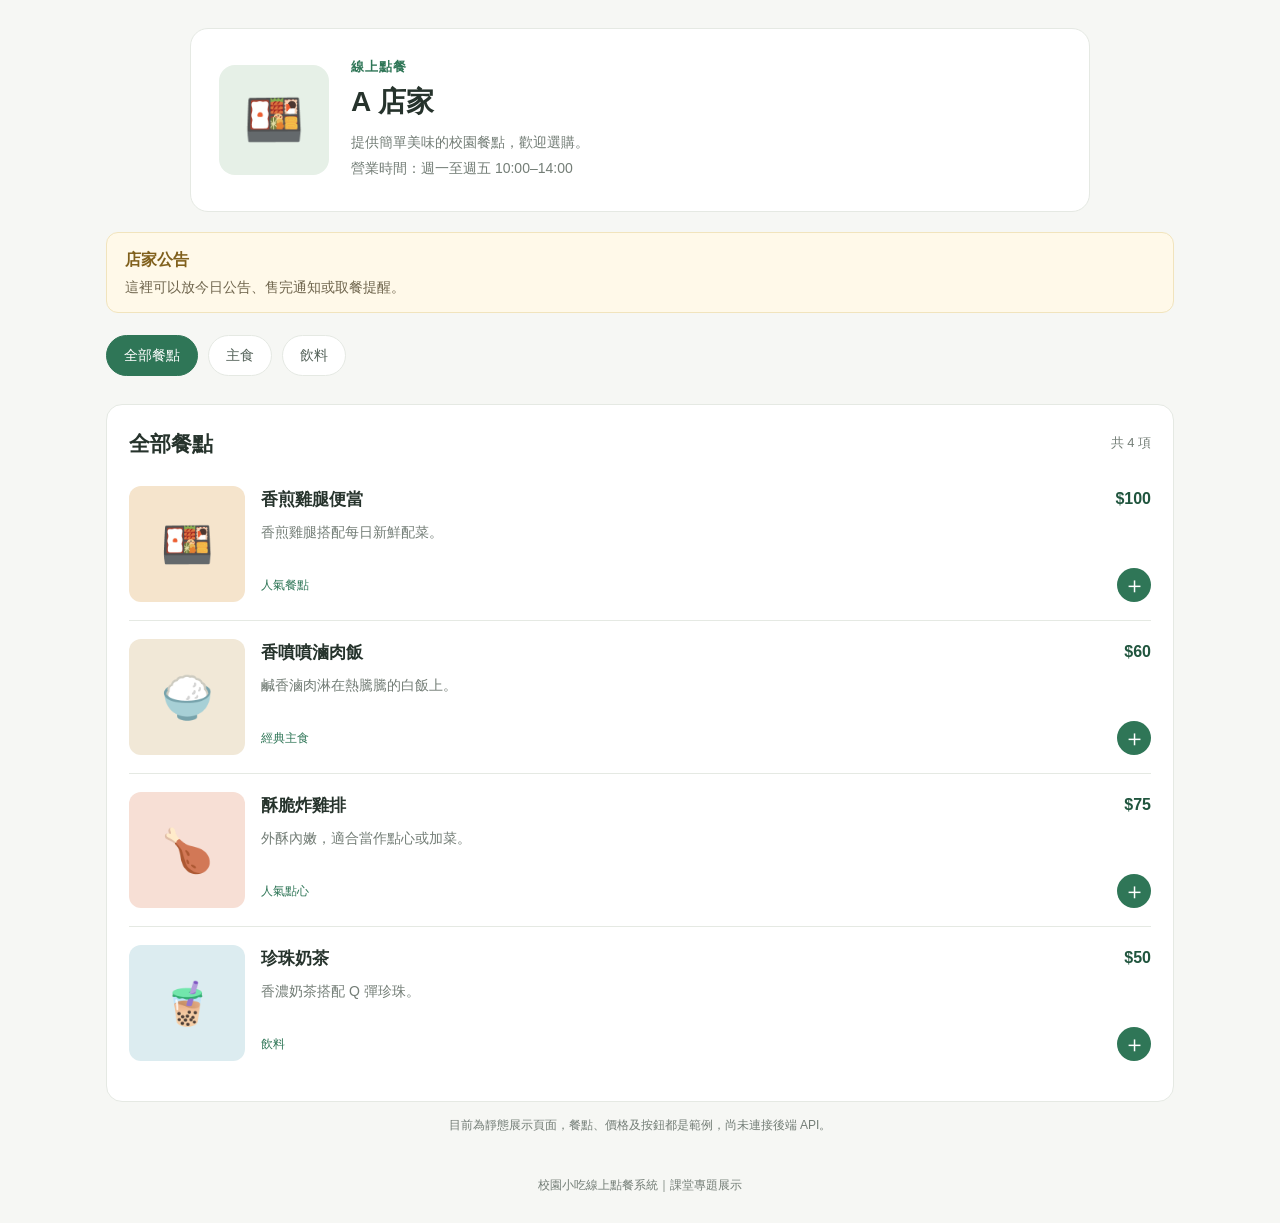
<file: index.html>
<!doctype html>
<html lang="zh-Hant">
<head>
  <meta charset="utf-8">
  <meta name="viewport" content="width=device-width, initial-scale=1">
  <title>A 店家｜線上菜單</title>
  <link rel="stylesheet" href="style.css">
</head>
<body>
  <header class="shop-header">
    <div class="shop-cover" aria-hidden="true">🍱</div>
    <div>
      <p class="eyebrow">線上點餐</p>
      <h1>A 店家</h1>
      <p class="shop-description">提供簡單美味的校園餐點，歡迎選購。</p>
      <p class="shop-hours">營業時間：週一至週五 10:00–14:00</p>
    </div>
  </header>

  <main class="page-content">
    <section class="notice">
      <strong>店家公告</strong>
      <p>這裡可以放今日公告、售完通知或取餐提醒。</p>
    </section>

    <nav class="category-nav" aria-label="菜單分類">
      <a class="active" href="#all">全部餐點</a>
      <a href="#main-meals">主食</a>
      <a href="#drinks">飲料</a>
    </nav>

    <section id="all" class="menu-section">
      <div class="section-heading"><h2>全部餐點</h2><span>共 4 項</span></div>
      <div class="menu-list">
        <article class="menu-item" id="main-meals">
          <div class="food-image food-one" role="img" aria-label="雞腿便當示意圖">🍱</div>
          <div class="food-details">
            <div class="food-title-row"><h3>香煎雞腿便當</h3><span class="food-price">$100</span></div>
            <p>香煎雞腿搭配每日新鮮配菜。</p>
            <div class="food-bottom"><span class="food-tag">人氣餐點</span><button type="button" class="add-button" aria-label="香煎雞腿便當，加入購物車">＋</button></div>
          </div>
        </article>
        <article class="menu-item">
          <div class="food-image food-two" role="img" aria-label="滷肉飯示意圖">🍚</div>
          <div class="food-details">
            <div class="food-title-row"><h3>香噴噴滷肉飯</h3><span class="food-price">$60</span></div>
            <p>鹹香滷肉淋在熱騰騰的白飯上。</p>
            <div class="food-bottom"><span class="food-tag">經典主食</span><button type="button" class="add-button" aria-label="香噴噴滷肉飯，加入購物車">＋</button></div>
          </div>
        </article>
        <article class="menu-item">
          <div class="food-image food-three" role="img" aria-label="炸雞排示意圖">🍗</div>
          <div class="food-details">
            <div class="food-title-row"><h3>酥脆炸雞排</h3><span class="food-price">$75</span></div>
            <p>外酥內嫩，適合當作點心或加菜。</p>
            <div class="food-bottom"><span class="food-tag">人氣點心</span><button type="button" class="add-button" aria-label="酥脆炸雞排，加入購物車">＋</button></div>
          </div>
        </article>
        <article class="menu-item" id="drinks">
          <div class="food-image food-four" role="img" aria-label="珍珠奶茶示意圖">🧋</div>
          <div class="food-details">
            <div class="food-title-row"><h3>珍珠奶茶</h3><span class="food-price">$50</span></div>
            <p>香濃奶茶搭配 Q 彈珍珠。</p>
            <div class="food-bottom"><span class="food-tag">飲料</span><button type="button" class="add-button" aria-label="珍珠奶茶，加入購物車">＋</button></div>
          </div>
        </article>
      </div>
    </section>
    <p class="demo-note">目前為靜態展示頁面，餐點、價格及按鈕都是範例，尚未連接後端 API。</p>
  </main>
  <footer class="site-footer">校園小吃線上點餐系統｜課堂專題展示</footer>
</body>
</html>
</file>
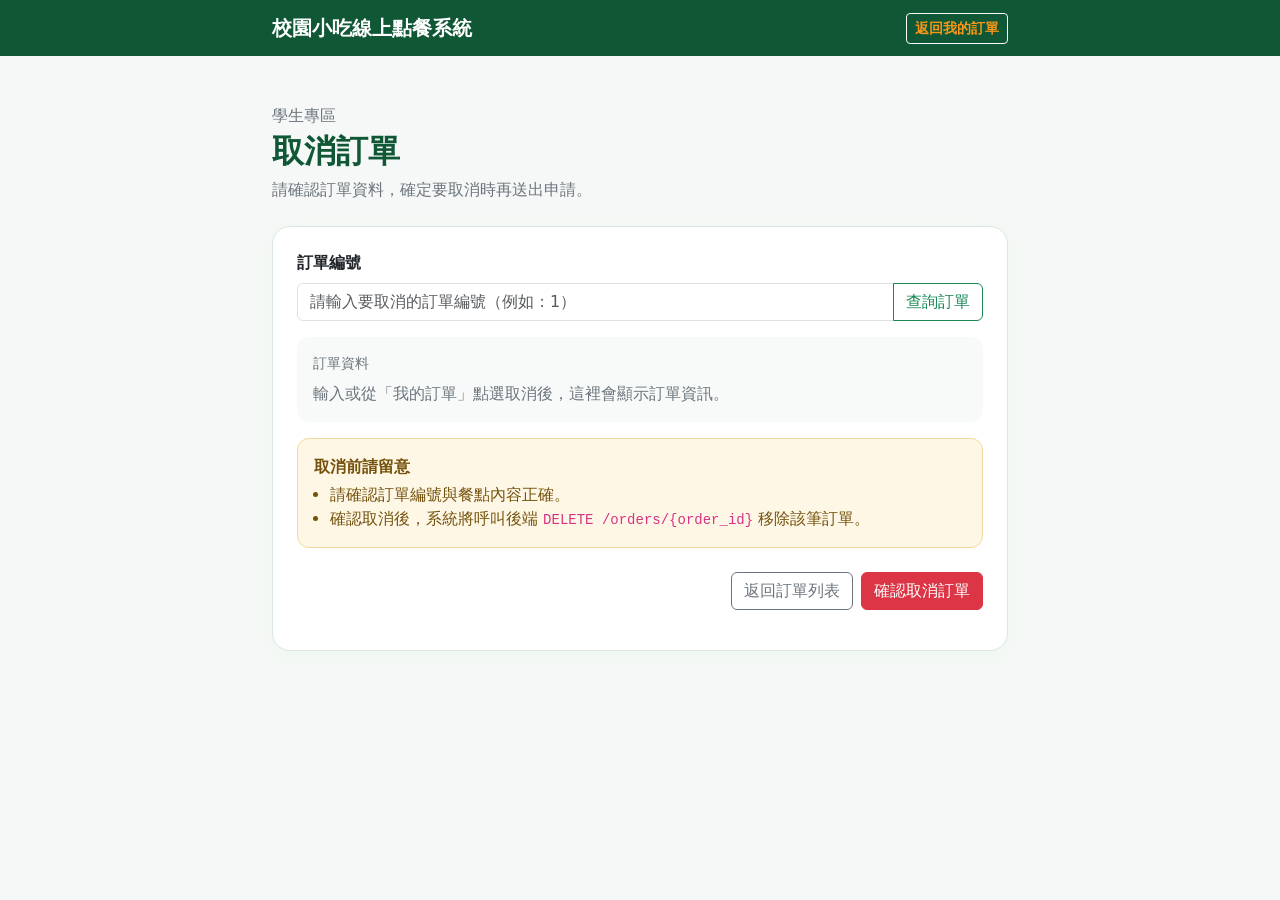
<file: cancel-order.html>
<!doctype html>
<html lang="zh-Hant">
<head>
  <meta charset="UTF-8">
  <meta name="viewport" content="width=device-width, initial-scale=1">
  <title>取消訂單｜校園小吃線上點餐系統</title>
  <link href="https://cdn.jsdelivr.net/npm/bootstrap@5.3.3/dist/css/bootstrap.min.css" rel="stylesheet">
  <style>
    :root { --brand: #0f5735; --page: #f5f8f6; }
    body { font-family: "Microsoft JhengHei", system-ui, sans-serif; background: var(--page); color: #26352c; }
    .navbar { background: var(--brand); }
    .navbar-brand { color: white; font-weight: 700; }
    .navbar .btn-outline-light { color: rgb(249, 151, 22); font-weight: 700; }
    .page-wrap { max-width: 760px; }
    .page-title { color: var(--brand); font-weight: 800; }
    .main-card { border: 1px solid #dce8df; border-radius: 18px; box-shadow: 0 5px 18px #79eea210; }
    .warning-panel { background: #fff7e6; border: 1px solid #f1d89d; border-radius: 12px; color: #74520c; }
    .order-info { background: #f7faf8; border-radius: 12px; }
  </style>
</head>
<body>
  <nav class="navbar">
    <div class="container page-wrap">
      <a class="navbar-brand" href="menu.html">校園小吃線上點餐系統</a>
      <a class="btn btn-sm btn-outline-light" href="student-orders.html">返回我的訂單</a>
    </div>
  </nav>

  <main class="container page-wrap py-5">
    <p class="text-secondary mb-1">學生專區</p>
    <h1 class="page-title h2 mb-2">取消訂單</h1>
    <p class="text-secondary mb-4">請確認訂單資料，確定要取消時再送出申請。</p>

    <section class="main-card card p-3 p-md-4">
      <div class="mb-3">
        <label for="orderId" class="form-label fw-semibold">訂單編號</label>
        <div class="input-group">
          <input id="orderId" class="form-control" placeholder="請輸入要取消的訂單編號（例如：1）">
          <button type="button" class="btn btn-outline-success" id="loadOrderBtn">查詢訂單</button>
        </div>
      </div>

      <div id="orderInfo" class="order-info p-3 mb-3">
        <div class="text-secondary small">訂單資料</div>
        <div class="text-secondary mt-2">輸入或從「我的訂單」點選取消後，這裡會顯示訂單資訊。</div>
      </div>

      <div class="warning-panel p-3 mb-4">
        <div class="fw-bold mb-1">取消前請留意</div>
        <ul class="mb-0 ps-3">
          <li>請確認訂單編號與餐點內容正確。</li>
          <li>確認取消後，系統將呼叫後端 <code>DELETE /orders/{order_id}</code> 移除該筆訂單。</li>
        </ul>
      </div>

      <div class="d-flex flex-column flex-sm-row justify-content-end gap-2">
        <a href="student-orders.html" class="btn btn-outline-secondary">返回訂單列表</a>
        <button type="button" class="btn btn-danger" id="cancelBtn">確認取消訂單</button>
      </div>
      <div id="message" class="mt-3" aria-live="polite"></div>
    </section>
  </main>

  <div class="modal fade" id="confirmModal" tabindex="-1" aria-labelledby="confirmTitle" aria-hidden="true">
    <div class="modal-dialog modal-dialog-centered">
      <div class="modal-content">
        <div class="modal-header">
          <h2 class="modal-title fs-5" id="confirmTitle">再次確認</h2>
          <button type="button" class="btn-close" data-bs-dismiss="modal" aria-label="關閉"></button>
        </div>
        <div class="modal-body">確定要取消這筆訂單嗎？此操作會直接刪除後端資料庫中的訂單紀錄。</div>
        <div class="modal-footer">
          <button type="button" class="btn btn-outline-secondary" data-bs-dismiss="modal">先不要</button>
          <button type="button" class="btn btn-danger" id="confirmCancelBtn">確定取消</button>
        </div>
      </div>
    </div>
  </div>

  <script src="https://cdn.jsdelivr.net/npm/bootstrap@5.3.3/dist/js/bootstrap.bundle.min.js"></script>
  <script>
    const API_BASE = "http://127.0.0.1:8000";
    const orderIdInput = document.getElementById("orderId");
    const orderInfo = document.getElementById("orderInfo");
    const message = document.getElementById("message");
    const confirmModal = new bootstrap.Modal(document.getElementById("confirmModal"));

    let currentOrder = null;

    async function loadOrder() {
      const rawId = orderIdInput.value.trim();
      if (!rawId) {
        orderInfo.innerHTML = '<div class="text-secondary">請輸入訂單編號。</div>';
        return;
      }

      try {
        const response = await fetch(`${API_BASE}/orders/${encodeURIComponent(rawId)}`);
        const result = await response.json();

        if (!response.ok) {
          currentOrder = null;
          orderInfo.innerHTML = `<div class="text-danger">${result.detail || "找不到這筆訂單，請確認訂單編號。"}</div>`;
          return;
        }

        currentOrder = result.data;
        const itemsHtml = (currentOrder.items || []).map(item => `
          <div class="d-flex justify-content-between py-1">
            <span>${item.name} × ${item.quantity}</span>
            <span>$${Number(item.price) * Number(item.quantity)}</span>
          </div>
        `).join("");

        orderInfo.innerHTML = `
          <div>
            <div class="text-secondary small">訂單編號</div>
            <strong>#${currentOrder.id}</strong>
          </div>
          <div class="mt-2">
            <div class="text-secondary small">學生資訊</div>
            <strong>${currentOrder.student_name || "未提供"}（${currentOrder.student_id || "未提供"}）</strong>
          </div>
          <div class="mt-2">
            <div class="text-secondary small">目前狀態</div>
            <strong>${currentOrder.status || "待接單"}</strong>
          </div>
          <hr>
          <h6>餐點內容</h6>
          ${itemsHtml || '<div class="text-secondary small">無明細資料</div>'}
          <hr>
          <div class="d-flex justify-content-between fw-bold">
            <span>訂單總額</span>
            <span>$${Number(currentOrder.total_price || 0).toLocaleString("zh-TW")}</span>
          </div>
        `;
      } catch (error) {
        currentOrder = null;
        orderInfo.innerHTML = `<div class="text-danger">查詢訂單時發生錯誤：${error.message}</div>`;
      }
    }

    document.getElementById("loadOrderBtn").addEventListener("click", loadOrder);

    const params = new URLSearchParams(location.search);
    if (params.get("orderId")) {
      orderIdInput.value = params.get("orderId");
      loadOrder();
    }

    document.getElementById("cancelBtn").addEventListener("click", async () => {
      message.innerHTML = "";
      await loadOrder();
      if (!currentOrder) {
        message.innerHTML = '<div class="alert alert-warning">請先輸入有效的訂單編號。</div>';
        return;
      }
      confirmModal.show();
    });

    document.getElementById("confirmCancelBtn").addEventListener("click", async () => {
      const targetId = orderIdInput.value.trim();
      confirmModal.hide();

      try {
        const response = await fetch(`${API_BASE}/orders/${encodeURIComponent(targetId)}`, {
          method: "DELETE"
        });
        const result = await response.json();

        if (!response.ok) {
          throw new Error(result.detail || "取消訂單失敗");
        }

        currentOrder = null;
        orderInfo.innerHTML = '<div class="text-secondary">此筆訂單已取消並從系統移除。</div>';
        message.innerHTML = `<div class="alert alert-success">${result.message || "訂單已成功取消。"}</div>`;
      } catch (error) {
        message.innerHTML = `<div class="alert alert-danger">${error.message}</div>`;
      }
    });
  </script>
</body>
</html>
</file>
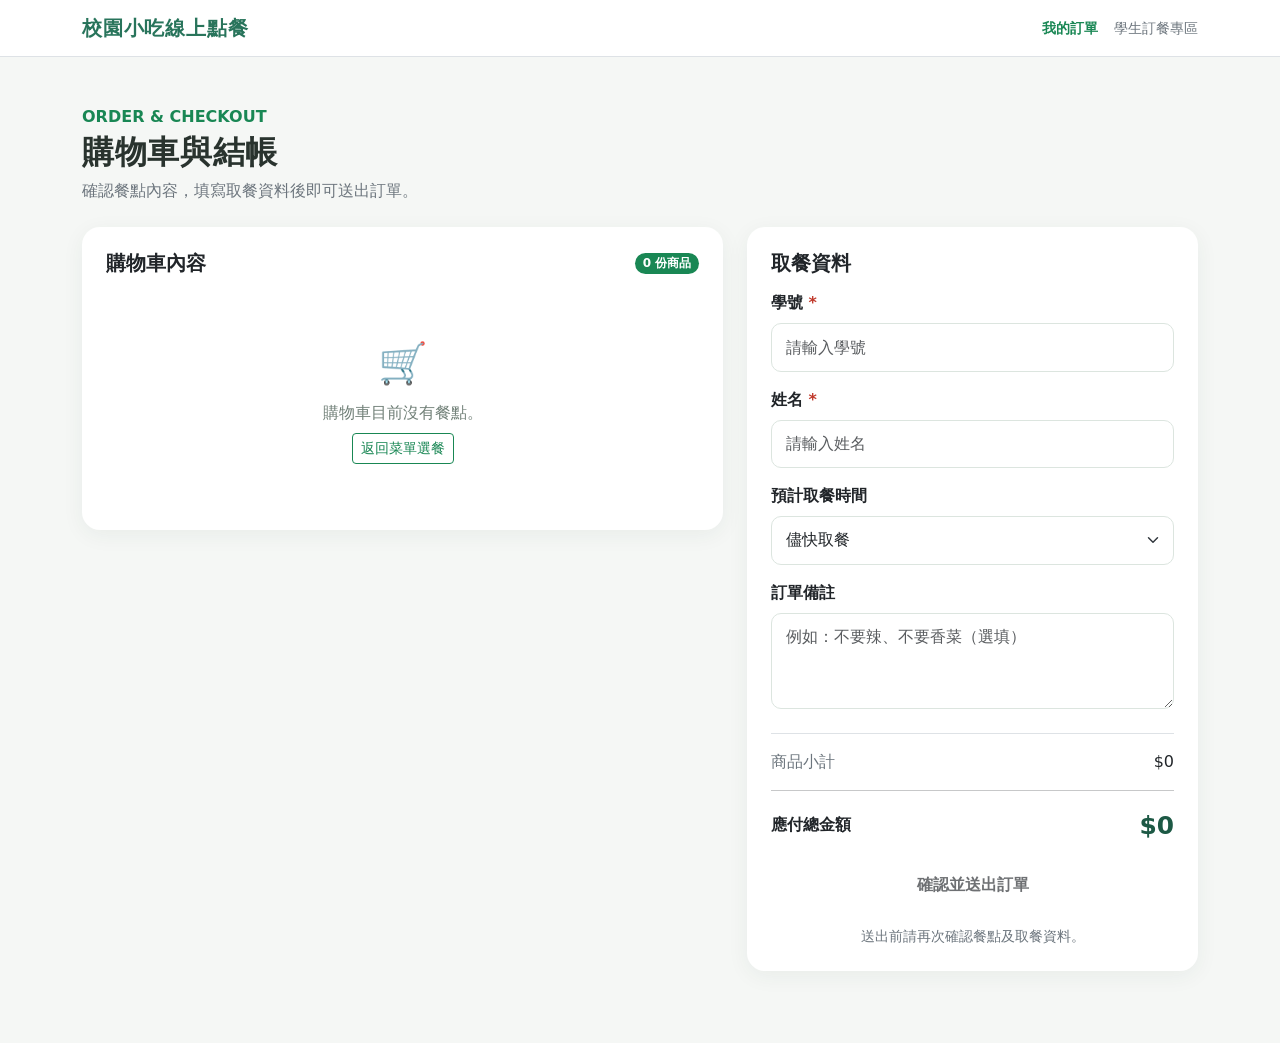
<file: checkout.html>
<!DOCTYPE html>
<html lang="zh-Hant">
<head>
  <meta charset="UTF-8">
  <meta name="viewport" content="width=device-width, initial-scale=1">
  <title>校園小吃線上點餐系統｜購物車與結帳</title>
  <link href="https://cdn.jsdelivr.net/npm/bootstrap@5.3.3/dist/css/bootstrap.min.css" rel="stylesheet">
  <style>
    :root {
      --brand: #28745b;
      --brand-dark: #1d5945;
      --page-bg: #f5f7f5;
      --soft-green: #eaf3ee;
    }

    body {
      background: var(--page-bg);
      color: #29332e;
      font-family: "Microsoft JhengHei", system-ui, sans-serif;
    }

    .navbar-brand {
      color: var(--brand) !important;
      font-weight: 800;
      letter-spacing: .04em;
    }

    .page-title {
      font-weight: 800;
      letter-spacing: .02em;
    }

    .section-card {
      border: 0;
      border-radius: 18px;
      box-shadow: 0 5px 22px rgba(31, 65, 48, .06);
    }

    .quantity-control {
      display: inline-flex;
      align-items: center;
      gap: 10px;
      border: 1px solid #dce5df;
      border-radius: 999px;
      padding: 4px 8px;
      background: #fff;
    }

    .quantity-control button {
      border: 0;
      background: var(--soft-green);
      color: var(--brand-dark);
      border-radius: 50%;
      width: 28px;
      height: 28px;
      font-weight: 700;
      line-height: 1;
    }

    .quantity-control button:hover {
      background: #d8e9de;
    }

    .form-control, .form-select {
      border-color: #dce5df;
      border-radius: 10px;
      padding: .7rem .85rem;
    }

    .form-control:focus, .form-select:focus {
      border-color: #78a891;
      box-shadow: 0 0 0 .2rem rgba(40, 116, 91, .12);
    }

    .btn-brand {
      background: var(--brand);
      color: #fff;
      border: 0;
      border-radius: 11px;
      padding: .8rem 1.2rem;
      font-weight: 700;
    }

    .btn-brand:hover {
      background: var(--brand-dark);
      color: #fff;
    }

    .summary-row {
      display: flex;
      justify-content: space-between;
      gap: 12px;
      margin-bottom: 12px;
    }

    .total-price {
      color: var(--brand-dark);
      font-size: 1.55rem;
      font-weight: 800;
    }

    .required-mark {
      color: #c0392b;
    }

    .empty-cart {
      padding: 42px 16px;
      text-align: center;
      color: #718078;
    }
  </style>
</head>

<body>
  <nav class="navbar bg-white border-bottom">
    <div class="container">
      <a class="navbar-brand" href="menu.html">校園小吃線上點餐</a>
      <div class="d-flex gap-3 align-items-center">
        <a class="small text-decoration-none fw-semibold text-success" href="student-orders.html">我的訂單</a>
        <span class="small text-secondary">學生訂餐專區</span>
      </div>
    </div>
  </nav>

  <main class="container py-4 py-lg-5">
    <div class="mb-4">
      <p class="text-success fw-semibold mb-1">ORDER & CHECKOUT</p>
      <h1 class="page-title h2 mb-2">購物車與結帳</h1>
      <p class="text-secondary mb-0">確認餐點內容，填寫取餐資料後即可送出訂單。</p>
    </div>

    <div class="row g-4">
      <section class="col-lg-7" aria-labelledby="cart-title">
        <div class="card section-card">
          <div class="card-body p-3 p-md-4">
            <div class="d-flex justify-content-between align-items-center mb-3">
              <h2 id="cart-title" class="h5 fw-bold mb-0">購物車內容</h2>
              <span class="badge rounded-pill text-bg-success" id="item-count">0 份商品</span>
            </div>

            <div id="cart-list"></div>
            <div id="empty-cart" class="empty-cart d-none">
              <div class="fs-1 mb-2">🛒</div>
              <p class="mb-2">購物車目前沒有餐點。</p>
              <a href="menu.html" class="btn btn-sm btn-outline-success">返回菜單選餐</a>
            </div>
          </div>
        </div>
      </section>

      <section class="col-lg-5" aria-labelledby="checkout-title">
        <div class="card section-card mb-4">
          <div class="card-body p-3 p-md-4">
            <h2 id="checkout-title" class="h5 fw-bold mb-3">取餐資料</h2>

            <form id="checkout-form">
              <div class="mb-3">
                <label for="student-id" class="form-label fw-semibold">
                  學號 <span class="required-mark">*</span>
                </label>
                <input class="form-control" id="student-id" name="student_id"
                       placeholder="請輸入學號" required>
              </div>

              <div class="mb-3">
                <label for="student-name" class="form-label fw-semibold">
                  姓名 <span class="required-mark">*</span>
                </label>
                <input class="form-control" id="student-name" name="student_name"
                       placeholder="請輸入姓名" required>
              </div>

              <div class="mb-3">
                <label for="pickup-time" class="form-label fw-semibold">預計取餐時間</label>
                <select class="form-select" id="pickup-time" name="pickup_time">
                  <option value="儘快取餐">儘快取餐</option>
                  <option value="12:00 - 12:15">12:00 - 12:15</option>
                  <option value="12:15 - 12:30">12:15 - 12:30</option>
                  <option value="12:30 - 12:45">12:30 - 12:45</option>
                </select>
              </div>

              <div class="mb-4">
                <label for="order-note" class="form-label fw-semibold">訂單備註</label>
                <textarea class="form-control" id="order-note" name="note" rows="3"
                          placeholder="例如：不要辣、不要香菜（選填）"></textarea>
              </div>

              <div class="border-top pt-3">
                <div class="summary-row">
                  <span class="text-secondary">商品小計</span>
                  <span id="subtotal">$0</span>
                </div>
                <hr>
                <div class="summary-row align-items-center mb-3">
                  <span class="fw-bold">應付總金額</span>
                  <span class="total-price" id="total">$0</span>
                </div>
                <button class="btn btn-brand w-100" id="submit-order" type="submit">
                  確認並送出訂單
                </button>
                <p class="small text-secondary text-center mt-3 mb-0">
                  送出前請再次確認餐點及取餐資料。
                </p>
              </div>
            </form>
          </div>
        </div>
      </section>
    </div>
  </main>

  <div class="modal fade" id="result-modal" tabindex="-1" aria-labelledby="result-title" aria-hidden="true">
    <div class="modal-dialog modal-dialog-centered">
      <div class="modal-content border-0 rounded-4">
        <div class="modal-body text-center p-4 p-md-5">
          <div class="display-5 mb-3" id="result-icon">✅</div>
          <h2 class="h4 fw-bold" id="result-title">訂單已送出！</h2>
          <p class="text-secondary mb-2" id="result-message">你的訂單已成功寫入資料庫。</p>
          <p class="mb-4">訂單編號：<strong id="order-number"></strong></p>
          <div class="d-flex justify-content-center gap-2">
            <a href="student-orders.html" class="btn btn-outline-success px-3">前往查詢訂單</a>
            <button type="button" class="btn btn-brand px-4" data-bs-dismiss="modal">知道了</button>
          </div>
        </div>
      </div>
    </div>
  </div>

  <script src="https://cdn.jsdelivr.net/npm/bootstrap@5.3.3/dist/js/bootstrap.bundle.min.js"></script>
  <script>
    const API_BASE = "http://127.0.0.1:8000";
    let cartItems = JSON.parse(sessionStorage.getItem("cart") || "[]");

    const cartList = document.getElementById("cart-list");
    const emptyCart = document.getElementById("empty-cart");
    const itemCount = document.getElementById("item-count");
    const subtotalElement = document.getElementById("subtotal");
    const totalElement = document.getElementById("total");
    const submitButton = document.getElementById("submit-order");

    function formatPrice(price) {
      return "$" + Number(price || 0).toLocaleString("zh-TW");
    }

    function syncCartStorage() {
      sessionStorage.setItem("cart", JSON.stringify(cartItems));
    }

    function renderCart() {
      cartList.innerHTML = "";

      const totalQuantity = cartItems.reduce((sum, item) => sum + Number(item.quantity || 0), 0);
      const subtotal = cartItems.reduce((sum, item) => sum + Number(item.price || 0) * Number(item.quantity || 0), 0);

      itemCount.textContent = totalQuantity + " 份商品";
      subtotalElement.textContent = formatPrice(subtotal);
      totalElement.textContent = formatPrice(subtotal);

      emptyCart.classList.toggle("d-none", cartItems.length !== 0);
      cartList.classList.toggle("d-none", cartItems.length === 0);
      submitButton.disabled = cartItems.length === 0;

      cartItems.forEach(item => {
        const row = document.createElement("div");
        row.className = "cart-item d-flex align-items-center justify-content-between gap-3 py-3 border-bottom";

        row.innerHTML = `
          <div class="flex-grow-1 min-width-0">
            <div class="fw-bold">${item.name}</div>
            <div class="small text-secondary">單價 ${formatPrice(item.price)}</div>
            <div class="d-flex flex-wrap align-items-center justify-content-between gap-2 mt-2">
              <div class="quantity-control" aria-label="${item.name}數量">
                <button type="button" data-action="decrease" data-id="${item.id}" aria-label="減少數量">−</button>
                <span class="fw-semibold">${item.quantity}</span>
                <button type="button" data-action="increase" data-id="${item.id}" aria-label="增加數量">+</button>
              </div>
              <span class="fw-bold">${formatPrice(item.price * item.quantity)}</span>
            </div>
          </div>
          <button type="button" class="btn btn-sm btn-link text-danger text-decoration-none"
                  data-action="remove" data-id="${item.id}">移除</button>
        `;
        cartList.appendChild(row);
      });
    }

    cartList.addEventListener("click", event => {
      const button = event.target.closest("button[data-action]");
      if (!button) return;

      const id = Number(button.dataset.id);
      const item = cartItems.find(product => Number(product.id) === id);
      if (!item) return;

      if (button.dataset.action === "increase") item.quantity += 1;
      if (button.dataset.action === "decrease") item.quantity = Math.max(1, item.quantity - 1);
      if (button.dataset.action === "remove") {
        const index = cartItems.findIndex(product => Number(product.id) === id);
        if (index !== -1) cartItems.splice(index, 1);
      }
      syncCartStorage();
      renderCart();
    });

    document.getElementById("checkout-form").addEventListener("submit", async event => {
      event.preventDefault();

      if (cartItems.length === 0) {
        alert("購物車沒有餐點，請先選擇餐點。");
        return;
      }

      const form = event.currentTarget;
      if (!form.reportValidity()) return;

      const studentId = document.getElementById("student-id").value.trim();
      const studentName = document.getElementById("student-name").value.trim();

      const orderData = {
        student_id: studentId,
        student_name: studentName,
        pickup_time: document.getElementById("pickup-time").value,
        note: document.getElementById("order-note").value.trim(),
        items: cartItems.map(item => ({
          item_id: Number(item.id),
          quantity: Number(item.quantity)
        }))
      };

      submitButton.disabled = true;
      submitButton.textContent = "送出中...";

      try {
        const response = await fetch(`${API_BASE}/orders`, {
          method: "POST",
          headers: { "Content-Type": "application/json" },
          body: JSON.stringify(orderData)
        });

        const result = await response.json();
        if (!response.ok) {
          throw new Error(result.detail || result.message || "訂單送出失敗");
        }

        const createdOrderId = result.data?.order_id ?? "";
        sessionStorage.setItem("studentId", studentId);
        cartItems = [];
        syncCartStorage();
        renderCart();

        document.getElementById("order-number").textContent = createdOrderId;
        document.getElementById("result-icon").textContent = "✅";
        document.getElementById("result-title").textContent = "訂單已送出！";
        document.getElementById("result-message").textContent =
          `總金額 ${formatPrice(result.data?.total_price)}，已成功寫入後端資料庫。`;

        const modal = new bootstrap.Modal(document.getElementById("result-modal"));
        modal.show();
      } catch (error) {
        document.getElementById("order-number").textContent = "—";
        document.getElementById("result-icon").textContent = "⚠️";
        document.getElementById("result-title").textContent = "訂單送出失敗";
        document.getElementById("result-message").textContent = error.message;

        const modal = new bootstrap.Modal(document.getElementById("result-modal"));
        modal.show();
      } finally {
        submitButton.disabled = cartItems.length === 0;
        submitButton.textContent = "確認並送出訂單";
      }
    });

    renderCart();
  </script>
</body>
</html>
</file>
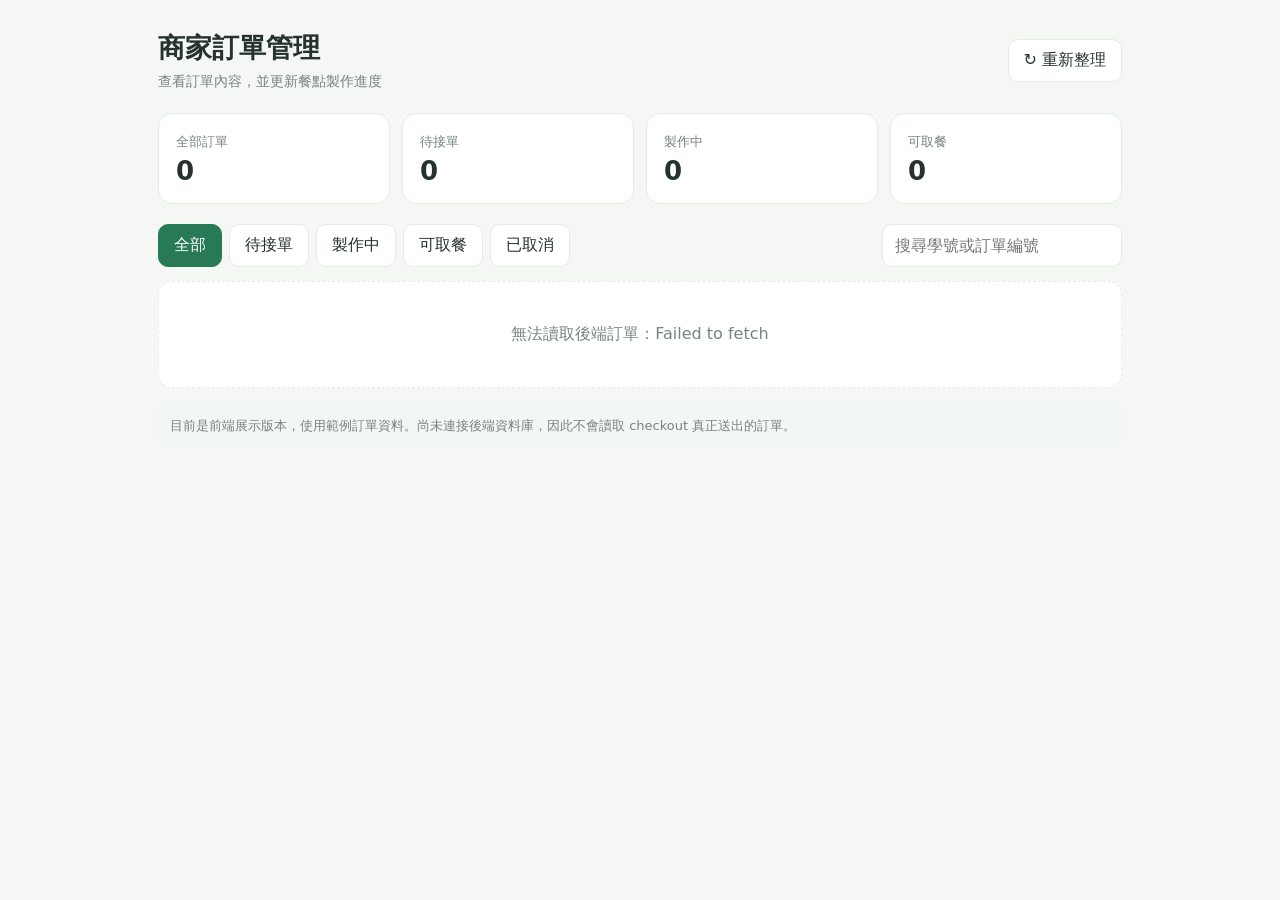
<file: merchant-orders.html>
<!DOCTYPE html>
<html lang="zh-Hant">
<head>
<meta charset="UTF-8">
<meta name="viewport" content="width=device-width, initial-scale=1.0">
<title>商家訂單管理</title>
<style>
:root{--green:#287a55;--bg:#f5f7f5;--line:#e5ebe6;--muted:#78847c;--red:#d83b3b}
*{box-sizing:border-box}body{margin:0;background:var(--bg);color:#26332c;font-family:"Microsoft JhengHei",system-ui,sans-serif}button,input{font:inherit;cursor:pointer}
.page{max-width:1000px;margin:auto;padding:30px 18px 50px}.top{display:flex;justify-content:space-between;align-items:center;gap:15px;margin-bottom:22px}h1{font-size:27px;margin:0}.sub{color:var(--muted);font-size:14px;margin:7px 0 0}
button{border:1px solid var(--line);background:white;border-radius:10px;padding:10px 15px;color:#26332c}button:hover{filter:brightness(.97)}
.stats{display:grid;grid-template-columns:repeat(4,1fr);gap:12px;margin-bottom:20px}.stat,.order,.detail{background:white;border:1px solid var(--line);border-radius:14px;padding:17px}.stat small,.meta{color:var(--muted)}.num{font-size:26px;font-weight:bold;margin-top:5px}
.toolbar{display:flex;justify-content:space-between;gap:12px;flex-wrap:wrap;margin-bottom:14px}.tabs{display:flex;gap:7px;flex-wrap:wrap}.tab.active{background:var(--green);color:white;border-color:var(--green)}input{border:1px solid var(--line);border-radius:10px;padding:10px 12px;width:240px}
#orders{display:grid;gap:11px}.order{display:flex;justify-content:space-between;align-items:center;gap:15px}.order:not(.cancelled){cursor:pointer}.order:not(.cancelled):hover{border-color:#a9c8b3}.heading{display:flex;align-items:center;gap:9px;flex-wrap:wrap}.oid{font-weight:bold}.meta{font-size:13px;margin-top:8px;display:flex;gap:14px;flex-wrap:wrap}.foods{font-size:14px;margin-top:9px}.total{font-weight:bold;white-space:nowrap}
.status{font-size:12px;font-weight:bold;border-radius:30px;padding:5px 10px}.pending{background:#fff4d9;color:#946200}.processing{background:#e5f0ff;color:#245b9b}.ready{background:#e2f5e9;color:#237044}.cancelled-tag{background:#ffe8e8;color:var(--red)}
.cancelled .oid,.cancelled .foods,.cancelled .total{color:#b17d7d}.empty{text-align:center;background:white;padding:42px;border:1px dashed var(--line);border-radius:14px;color:var(--muted)}
#detailView{display:none}.detail{margin-top:15px;padding:23px}.back{margin-bottom:2px}.detail h2{margin:0 0 8px}.grid{display:grid;grid-template-columns:repeat(2,1fr);gap:15px;margin:23px 0}.field{border-bottom:1px solid var(--line);padding-bottom:10px}.field small{display:block;color:var(--muted);margin-bottom:5px}.foodbox{background:#f6faf7;border-radius:10px;padding:14px;line-height:1.9}.actions{display:flex;gap:10px;flex-wrap:wrap;margin-top:12px}.action{background:var(--green);color:white;border:0;font-weight:bold}.action.blue{background:#3975b9}.action:disabled{opacity:.45;cursor:not-allowed}.note{margin-top:16px;padding:12px;background:#f3f7f4;color:var(--muted);font-size:13px;line-height:1.6;border-radius:9px}
@media(max-width:620px){.page{padding:20px 12px}.stats{grid-template-columns:repeat(2,1fr)}h1{font-size:22px}.order{align-items:flex-start;flex-wrap:wrap}.total{width:100%}.grid{grid-template-columns:1fr}.top{align-items:flex-start}}
.action.selected{outline:3px solid #1b4332;outline-offset:2px;box-shadow:0 0 0 3px rgba(40,122,85,.25)}
.action.blue.selected{outline-color:#1d4ed8;box-shadow:0 0 0 3px rgba(57,117,185,.28)}
</style>
</head>
<body>
<main class="page">
<section id="listView">
<header class="top"><div><h1>商家訂單管理</h1><p class="sub">查看訂單內容，並更新餐點製作進度</p></div><button id="refresh">↻ 重新整理</button></header>
<div class="stats">
<div class="stat"><small>全部訂單</small><div class="num" id="allCount">0</div></div>
<div class="stat"><small>待接單</small><div class="num" id="pendingCount">0</div></div>
<div class="stat"><small>製作中</small><div class="num" id="processingCount">0</div></div>
<div class="stat"><small>可取餐</small><div class="num" id="readyCount">0</div></div>
</div>
<div class="toolbar"><div class="tabs" id="tabs">
<button class="tab active" data-filter="全部">全部</button><button class="tab" data-filter="待接單">待接單</button><button class="tab" data-filter="製作中">製作中</button><button class="tab" data-filter="可取餐">可取餐</button><button class="tab" data-filter="已取消">已取消</button>
</div><input id="search" placeholder="搜尋學號或訂單編號"></div>
<div id="orders"></div>
<p class="note">目前是前端展示版本，使用範例訂單資料。尚未連接後端資料庫，因此不會讀取 checkout 真正送出的訂單。</p>
</section>
<section id="detailView"><button class="back" id="back">← 返回訂單列表</button><div class="detail" id="detail"></div></section>
</main>
<script>
const API_BASE = "http://127.0.0.1:8000";

let orders = [];
let filter = "全部";

const $ = id => document.getElementById(id);

const classes = {
  "待接單": "pending",
  "製作中": "processing",
  "可取餐": "ready",
  "已取消": "cancelled-tag"
};

function safe(s) {
  return String(s ?? "").replace(/[&<>"']/g, c => ({
    "&": "&amp;",
    "<": "&lt;",
    ">": "&gt;",
    '"': "&quot;",
    "'": "&#39;"
  }[c]));
}

// 將後端資料轉換成網頁需要的格式
function normalizeOrders(result) {
  const list = Array.isArray(result)
    ? result
    : result.data ?? result.orders ?? [];

  return list.map(order => {
    const items = order.items ?? order.order_items ?? [];

    return {
      // 顯示用訂單編號
      id: String(
        order.order_number ??
        order.orderNumber ??
        order.order_id ??
        order.id ??
        ""
      ),

      // 真正用來 PATCH 的資料庫主鍵
      orderId: Number(order.order_id ?? order.id),

      studentId: String(
        order.student_id ??
        order.studentId ??
        ""
      ),

      studentName: String(
        order.customer_name ??
        order.student_name ??
        order.studentName ??
        ""
      ),

      items: items.map(item => ({
        name: String(
          item.name ??
          item.item_name ??
          item.menu_name ??
          "餐點"
        ),
        qty: Number(
          item.quantity ??
          item.qty ??
          0
        )
      })),

      total: Number(
        order.total_price ??
        order.total ??
        0
      ),

      status: order.status ?? "待接單",

      time: order.created_at ??
        order.createdAt ??
        "未提供"
    };
  });
}

// 從後端 shop.db 取得訂單
async function syncOrders() {
  try {
    const response = await fetch(`${API_BASE}/orders`);

    if (!response.ok) {
      throw new Error(`讀取訂單失敗：HTTP ${response.status}`);
    }

    const result = await response.json();

    orders = normalizeOrders(result);

    render();

  } catch (error) {
    console.error(error);
    $("orders").innerHTML =
      `<div class="empty">無法讀取後端訂單：${safe(error.message)}</div>`;
  }
}

function counts() {
  $("allCount").textContent = orders.length;

  $("pendingCount").textContent =
    orders.filter(o => o.status === "待接單").length;

  $("processingCount").textContent =
    orders.filter(o => o.status === "製作中").length;

  $("readyCount").textContent =
    orders.filter(o => o.status === "可取餐").length;
}

function render() {
  counts();

  const q = $("search").value.trim().toLowerCase();

  const rows = orders.filter(o =>
    (filter === "全部" || o.status === filter) &&
    (o.id.toLowerCase().includes(q) ||
     o.studentId.toLowerCase().includes(q))
  );

  $("orders").innerHTML = rows.length
    ? rows.map(o => `
      <article class="order ${o.status === "已取消" ? "cancelled" : ""}"
        ${o.status === "已取消" ? "" : `data-id="${safe(o.id)}" tabindex="0"`}>

        <div>
          <div class="heading">
            <span class="oid">訂單編號：${safe(o.id)}</span>
            <span class="status ${classes[o.status] ?? ""}">
              ${safe(o.status)}
            </span>
          </div>

          <div class="meta">
            <span>學號：${safe(o.studentId)}</span>
            <span>時間：${safe(o.time)}</span>
          </div>

          <div class="foods">
            ${o.items.map(i =>
              `${safe(i.name)} × ${i.qty}`
            ).join("、")}
          </div>
        </div>

        <div class="total">
          NT$ ${o.total.toLocaleString("zh-TW")}
        </div>
      </article>
    `).join("")
    : '<div class="empty">目前沒有符合條件的訂單</div>';

  document.querySelectorAll("[data-id]").forEach(el => {
    el.onclick = () => open(el.dataset.id);
    el.onkeydown = e => {
      if (e.key === "Enter") open(el.dataset.id);
    };
  });
}

function open(id) {
  const o = orders.find(x => x.id === id);

  if (!o || o.status === "已取消") return;

  $("listView").style.display = "none";
  $("detailView").style.display = "block";

  $("detail").innerHTML = `
    <h2>訂單詳細資料</h2>

    <div class="field" style="margin-top:15px">
      <small>訂單編號</small>
      <strong>${safe(o.id)}</strong>
    </div>

    <div style="margin-top:12px">
      <span class="status ${classes[o.status] ?? ""}">
        ${safe(o.status)}
      </span>
    </div>

    <div class="grid">
      <div class="field">
        <small>學生學號</small>
        <strong>${safe(o.studentId)}</strong>
      </div>

      <div class="field">
        <small>訂單時間</small>
        <strong>${safe(o.time)}</strong>
      </div>

      <div class="field">
        <small>訂單金額</small>
        <strong>NT$ ${o.total.toLocaleString("zh-TW")}</strong>
      </div>

      <div class="field">
        <small>目前進度</small>
        <strong>${safe(o.status)}</strong>
      </div>
    </div>

    <h3>餐點內容</h3>
    <div class="foodbox">
      ${o.items.map(i =>
        `${safe(i.name)} × ${i.qty}`
      ).join("<br>")}
    </div>

    <h3>更新訂單狀態</h3>

    <div class="actions">
      <button class="action" id="toProcessing">設為製作中</button>
      <button class="action blue" id="toReady">設為可取餐</button>
    </div>

    <div class="note">
      訂單狀態會更新至後端資料庫，重新整理後仍會保留。
    </div>
  `;

  $("toProcessing").disabled = o.status === "製作中";
  $("toReady").disabled = o.status === "可取餐";

  $("toProcessing").classList.toggle(
    "selected", o.status === "製作中"
  );

  $("toReady").classList.toggle(
    "selected", o.status === "可取餐"
  );

  $("toProcessing").onclick = () => change(id, "製作中");
  $("toReady").onclick = () => change(id, "可取餐");
}

// 更新後端資料庫
async function change(id, status) {
  const o = orders.find(x => x.id === id);

  if (!o || o.status === "已取消") return;

  if (!Number.isInteger(o.orderId) || o.orderId <= 0) {
    alert("找不到有效的資料庫訂單 ID，無法更新。");
    return;
  }

  try {
    const response = await fetch(
      `${API_BASE}/orders/${o.orderId}/status`,
      {
        method: "PATCH",
        headers: {
          "Content-Type": "application/json"
        },
        body: JSON.stringify({
          status: status
        })
      }
    );

    if (!response.ok) {
      const message = await response.text();
      throw new Error(
        `更新失敗：HTTP ${response.status}\n${message}`
      );
    }

    // PATCH 成功後，再重新讀取資料庫
    await syncOrders();

    // 重新取得更新後的訂單資料
    const updated = orders.find(x => x.orderId === o.orderId);

    if (updated) {
      open(updated.id);
    } else {
      $("detailView").style.display = "none";
      $("listView").style.display = "block";
    }

    alert("訂單狀態已更新，並已重新讀取後端資料！");

  } catch (error) {
    console.error(error);
    alert("更新訂單失敗：" + error.message);
  }
}

// 分類篩選
$("tabs").onclick = e => {
  const b = e.target.closest("[data-filter]");
  if (!b) return;

  filter = b.dataset.filter;

  document.querySelectorAll(".tab").forEach(x =>
    x.classList.toggle("active", x === b)
  );

  render();
};

// 搜尋
$("search").oninput = render;

// 重新整理：重新讀取後端，不讀 localStorage
$("refresh").onclick = syncOrders;

// 返回列表
$("back").onclick = () => {
  $("detailView").style.display = "none";
  $("listView").style.display = "block";
  render();
};

// 網頁開啟時讀取資料庫
syncOrders();
</script>
</body>
</html>
</file>
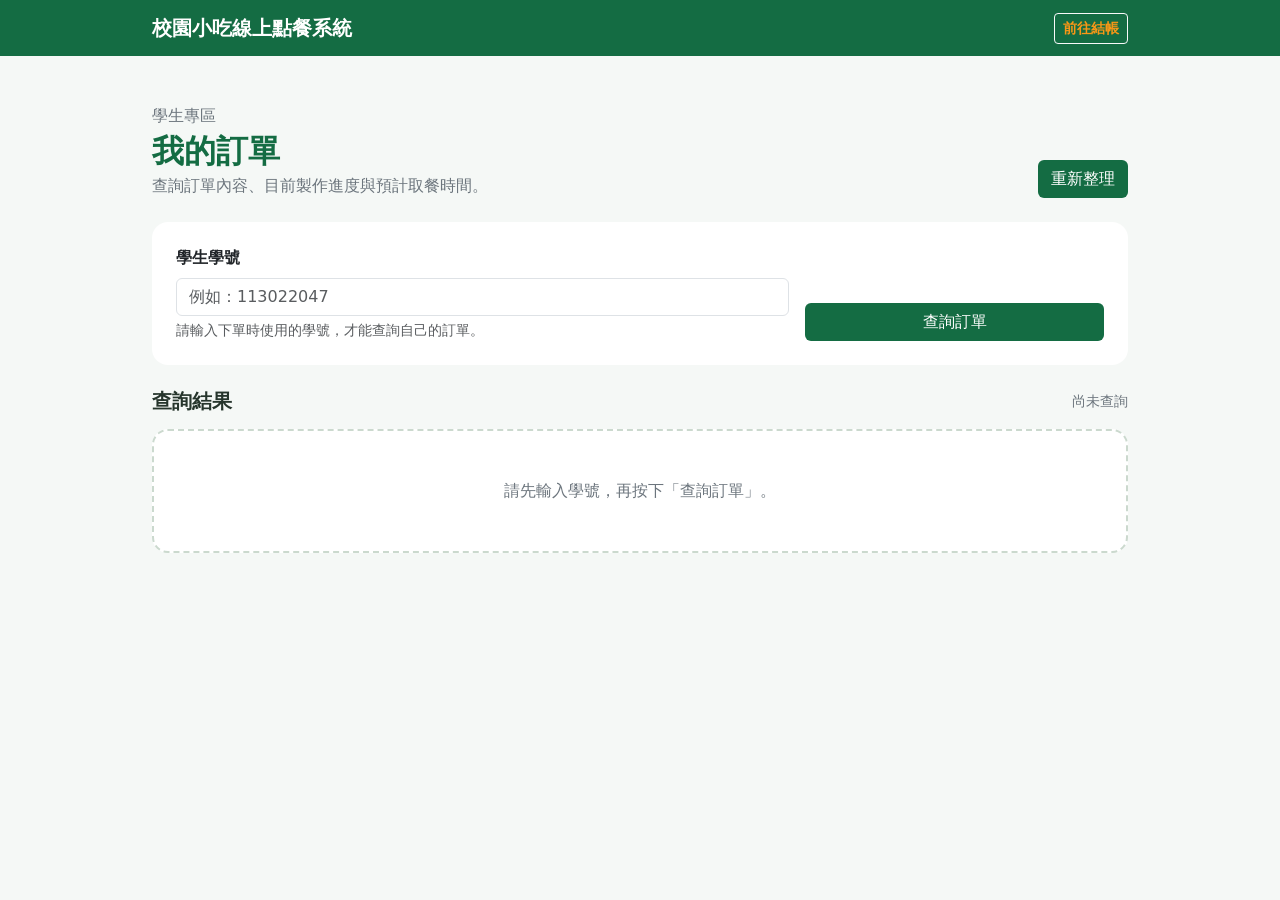
<file: student-orders.html>
<!doctype html>
<html lang="zh-Hant">
<head>
  <meta charset="UTF-8">
  <meta name="viewport" content="width=device-width, initial-scale=1">
  <title>我的訂單｜校園小吃線上點餐系統</title>
  <link href="https://cdn.jsdelivr.net/npm/bootstrap@5.3.3/dist/css/bootstrap.min.css" rel="stylesheet">
  <style>
    :root { --brand: #146c43; --brand-soft: #eaf4ee; --page: #f5f8f6; }
    body { font-family: "Microsoft JhengHei", system-ui, sans-serif; background: var(--page); color: #26352c; }
    .navbar { background: var(--brand); }
    .navbar-brand { color: white; font-weight: 700; }
    .navbar .btn-outline-light { color: rgb(249, 151, 22); font-weight: 700; }
    .page-wrap { max-width: 1000px; }
    .page-title { color: var(--brand); font-weight: 800; }
    .order-card { border: 1px solid #dce8df; border-radius: 16px; background: white; padding: 1.25rem; box-shadow: 0 5px 18px #183b2410; }
    .status { display: inline-block; padding: .35rem .75rem; border-radius: 999px; font-size: .85rem; font-weight: 700; }
    .status-making { background: #fef3c7; color: #d97706; }
    .status-ready { background: #dcfce7; color: #15803d; }
    .status-done { background: #e9ecef; color: #58616a; }
    .empty-state { border: 2px dashed #cbd9ce; border-radius: 16px; background: white; }
    .btn-brand { background: var(--brand); color: white; }
    .btn-brand:hover { background: #0f5735; color: white; }
  </style>
</head>
<body>
  <nav class="navbar navbar-expand-lg">
    <div class="container page-wrap">
      <a class="navbar-brand" href="menu.html">校園小吃線上點餐系統</a>
      <a class="btn btn-sm btn-outline-light" href="checkout.html">前往結帳</a>
    </div>
  </nav>

  <main class="container page-wrap py-5">
    <div class="d-flex flex-wrap justify-content-between align-items-end gap-3 mb-4">
      <div>
        <p class="text-secondary mb-1">學生專區</p>
        <h1 class="page-title h2 mb-1">我的訂單</h1>
        <p class="text-secondary mb-0">查詢訂單內容、目前製作進度與預計取餐時間。</p>
      </div>
      <button class="btn btn-brand" id="refreshBtn" type="button">重新整理</button>
    </div>

    <section class="card border-0 rounded-4 p-3 p-md-4 mb-4">
      <form id="searchForm" class="row g-3 align-items-end">
        <div class="col-md-8">
          <label for="studentId" class="form-label fw-semibold">學生學號</label>
          <input class="form-control" id="studentId" name="studentId" placeholder="例如：113022047" required>
          <div class="form-text">請輸入下單時使用的學號，才能查詢自己的訂單。</div>
        </div>
        <div class="col-md-4 d-grid">
          <button class="btn btn-brand" type="submit">查詢訂單</button>
        </div>
      </form>
    </section>

    <div class="d-flex justify-content-between align-items-center mb-3">
      <h2 class="h5 fw-bold mb-0">查詢結果</h2>
      <span class="text-secondary small" id="resultCount">尚未查詢</span>
    </div>
    <div id="ordersList" class="d-grid gap-3">
      <div class="empty-state text-center p-5 text-secondary">
        請先輸入學號，再按下「查詢訂單」。
      </div>
    </div>
  </main>

  <script>
    const API_BASE = "http://127.0.0.1:8000";
    const list = document.getElementById("ordersList");
    const count = document.getElementById("resultCount");
    const form = document.getElementById("searchForm");
    const studentInput = document.getElementById("studentId");
    const refreshBtn = document.getElementById("refreshBtn");

    function getOrderStatus(order) {
  // 優先顯示商家手動修改的狀態
  if (order.status) {
    return order.status;
  }

  // 沒有狀態資料時，預設為待接單
  return "待接單";
}

    function statusClass(status) {
      if (status === "待接單" || status === "製作中") return "status-making";
      if (status === "可取餐") return "status-ready";
      return "status-done";
    }

    async function fetchAndRenderOrders(studentId) {
      const cleanedId = studentId.trim();
      if (!cleanedId) return;

      count.textContent = "查詢中...";
      try {
        const response = await fetch(`${API_BASE}/orders?student_id=${encodeURIComponent(cleanedId)}`);
        const data = await response.json();

        if (!response.ok) {
          throw new Error(data.detail || "查詢訂單失敗");
        }

        const myOrders = data.orders || [];
        count.textContent = `查詢結果：${myOrders.length} 筆`;
        list.innerHTML = "";

        if (myOrders.length === 0) {
          list.innerHTML = '<div class="empty-state text-center p-5 text-secondary">查無訂單資料</div>';
          return;
        }

        myOrders.forEach(order => {
          const orderElement = document.createElement("div");
          orderElement.className = "order-card";
          const statusText = order.status || "待接單";
          const itemsHtml = (order.items || []).map(item => `
            <li>${item.name} × ${item.quantity}（$${Number(item.price) * Number(item.quantity)}）</li>
          `).join("");

          orderElement.innerHTML = `
            <div class="d-flex flex-wrap justify-content-between align-items-center gap-2 mb-2">
              <h3 class="h5 fw-bold mb-0">訂單編號：#${order.id}</h3>
              <span class="status ${statusClass(statusText)}">${statusText}</span>
            </div>
            <p class="mb-1">學生姓名：${order.student_name || "未提供"}｜學號：${order.student_id || cleanedId}</p>
            <p class="mb-1">預計取餐：${order.pickup_time || "儘快取餐"}｜下單時間：${order.created_at || "未提供"}</p>
            ${order.note ? `<p class="mb-2 text-secondary">備註：${order.note}</p>` : ""}
            <h4 class="h6 fw-bold mt-3">餐點內容</h4>
            <ul class="mb-2">
              ${itemsHtml || "<li>無明細資料</li>"}
            </ul>
            <div class="d-flex justify-content-between align-items-center border-top pt-3 mt-2">
              <strong>總金額：$${Number(order.total_price || 0).toLocaleString("zh-TW")}</strong>
              <button type="button" class="btn btn-sm btn-outline-danger" onclick="cancelOrder(${order.id}, '${cleanedId}')">取消此訂單</button>
            </div>
          `;
          list.appendChild(orderElement);
        });
      } catch (error) {
        count.textContent = "查詢失敗";
        list.innerHTML = `<div class="alert alert-danger">${error.message}</div>`;
      }
    }

    form.addEventListener("submit", event => {
      event.preventDefault();
      const studentId = studentInput.value.trim();
      if (!studentId) return;
      sessionStorage.setItem("studentId", studentId);
      fetchAndRenderOrders(studentId);
    });

    refreshBtn.addEventListener("click", () => {
      const studentId = studentInput.value.trim();
      if (studentId) fetchAndRenderOrders(studentId);
    });
   } catch (error) {
        count.textContent = "查詢失敗";
        list.innerHTML = `<div class="alert alert-danger">${error.message}</div>`;
      }
    }
    // 👉 在這裡貼上整段 async function cancelOrder(orderId, studentId) { ... }

    form.addEventListener("submit", event => {
    const savedStudentId = sessionStorage.getItem("studentId");
    if (savedStudentId) {
      studentInput.value = savedStudentId;
      fetchAndRenderOrders(savedStudentId);
    }
  </script>
</body>
</html>
</file>
<file: style.css>
/* 全站基本設定 */
:root {
  --brand: #2f7657;
  --brand-dark: #20553e;
  --page-bg: #f6f7f4;
  --text: #26332c;
  --muted: #737d76;
  --border: #e5e9e3;
}
* { box-sizing: border-box; }
html { scroll-behavior: smooth; }
body {
  margin: 0;
  background: var(--page-bg);
  color: var(--text);
  font-family: "Microsoft JhengHei", "Noto Sans TC", sans-serif;
  line-height: 1.6;
}
.shop-header {
  display: flex; align-items: center; gap: 22px;
  max-width: 900px; margin: 28px auto 0; padding: 28px;
  background: #fff; border: 1px solid var(--border); border-radius: 18px;
}
.shop-cover {
  display: grid; flex: 0 0 110px; width: 110px; height: 110px;
  place-items: center; border-radius: 16px; background: #e6f0e7; font-size: 48px;
}
.shop-info h1, .shop-header h1 { margin: 2px 0 6px; font-size: 28px; }
.eyebrow { margin: 0; color: var(--brand); font-size: 13px; font-weight: 700; letter-spacing: 1px; }
.shop-description, .shop-hours { margin: 4px 0; color: var(--muted); font-size: 14px; }
.page-content { max-width: 1100px; margin: 20px auto; padding: 0 16px; }
.notice { padding: 14px 18px; background: #fff9e9; border: 1px solid #f1e4bd; border-radius: 12px; }
.notice strong { color: #80601c; }
.notice p { margin: 3px 0 0; color: #6f654d; font-size: 14px; }
.category-nav { display: flex; gap: 10px; overflow-x: auto; margin: 18px 0; padding: 4px 0 10px; }
.category-nav a {
  flex: 0 0 auto; padding: 8px 17px; border: 1px solid var(--border);
  border-radius: 999px; background: #fff; color: #536158; font-size: 14px; text-decoration: none;
}
.category-nav a:hover, .category-nav a.active { border-color: var(--brand); background: var(--brand); color: #fff; }
.menu-section { padding: 22px; background: #fff; border: 1px solid var(--border); border-radius: 16px; }
.section-heading { display: flex; align-items: center; justify-content: space-between; margin-bottom: 8px; }
.section-heading h2 { margin: 0; font-size: 21px; }
.section-heading span { color: var(--muted); font-size: 13px; }
.menu-list { display: grid; grid-template-columns: 1fr; }
.menu-item { display: flex; gap: 16px; padding: 18px 0; border-bottom: 1px solid var(--border); scroll-margin-top: 18px; }
.menu-item:last-child { border-bottom: 0; }
.food-image {
  display: grid; flex: 0 0 116px; width: 116px; min-height: 116px;
  place-items: center; border-radius: 12px; font-size: 42px;
}
.food-one { background: #f5e4cc; }
.food-two { background: #f1e8d7; }
.food-three { background: #f7dfd5; }
.food-four { background: #dcecf0; }
.food-details { display: flex; flex: 1; flex-direction: column; min-width: 0; }
.food-title-row { display: flex; align-items: flex-start; justify-content: space-between; gap: 12px; }
.food-title-row h3 { margin: 0; font-size: 17px; }
.food-price { flex: 0 0 auto; color: var(--brand-dark); font-weight: 700; }
.food-details p { margin: 7px 0 12px; color: var(--muted); font-size: 14px; }
.food-bottom { display: flex; align-items: center; justify-content: space-between; gap: 10px; margin-top: auto; }
.food-tag { color: var(--brand); font-size: 12px; }
.add-button {
  width: 34px; height: 34px; border: 0; border-radius: 50%;
  background: var(--brand); color: #fff; font-size: 23px; line-height: 1; cursor: pointer;
}
.add-button:hover { background: var(--brand-dark); }
.demo-note { margin: 14px 4px; color: var(--muted); font-size: 12px; text-align: center; }
.site-footer { padding: 20px 12px 28px; color: var(--muted); font-size: 12px; text-align: center; }
@media (max-width: 600px) {
  .shop-header { gap: 14px; margin: 12px 12px 0; padding: 18px; }
  .shop-cover { flex-basis: 76px; width: 76px; height: 76px; font-size: 34px; }
  .shop-header h1 { font-size: 23px; }
  .shop-description, .shop-hours { font-size: 12px; }
  .menu-section { padding: 16px; }
  .menu-item { gap: 12px; }
  .food-image { flex-basis: 88px; width: 88px; min-height: 88px; font-size: 34px; }
  .food-title-row h3 { font-size: 15px; }
  .food-details p { font-size: 12px; }
}
/* 菜單與購物車左右排列 */
.menu-cart-layout {
  display: grid;
  grid-template-columns: minmax(0, 1fr) 280px;
  gap: 20px;
  align-items: start;
}

/* 購物車外觀 */
.cart-section {
  padding: 22px;
  background: #fff;
  border: 1px solid var(--border);
  border-radius: 16px;
  position: sticky;
  top: 20px;
}

.cart-section h2 {
  margin-top: 0;
  font-size: 21px;
}

.cart-item {
  padding: 12px 0;
  border-bottom: 1px solid var(--border);
}

.cart-quantity {
  display: flex;
  align-items: center;
  gap: 8px;
  margin-top: 8px;
}

.cart-quantity button {
  width: 28px;
  height: 28px;
  border: 1px solid var(--border);
  border-radius: 6px;
  background: white;
  cursor: pointer;
}

.cart-total {
  display: flex;
  justify-content: space-between;
  margin: 15px 0;
}

.checkout-button {
  width: 100%;
  padding: 11px;
  border: 0;
  border-radius: 8px;
  background: var(--brand);
  color: white;
  font-size: 15px;
  cursor: pointer;
}

.checkout-button:hover {
  background: var(--brand-dark);
}

/* 手機版改成上下排列 */
@media (max-width: 700px) {
  .menu-cart-layout {
    grid-template-columns: 1fr;
  }

  .cart-section {
    position: static;
  }
}
</file>
